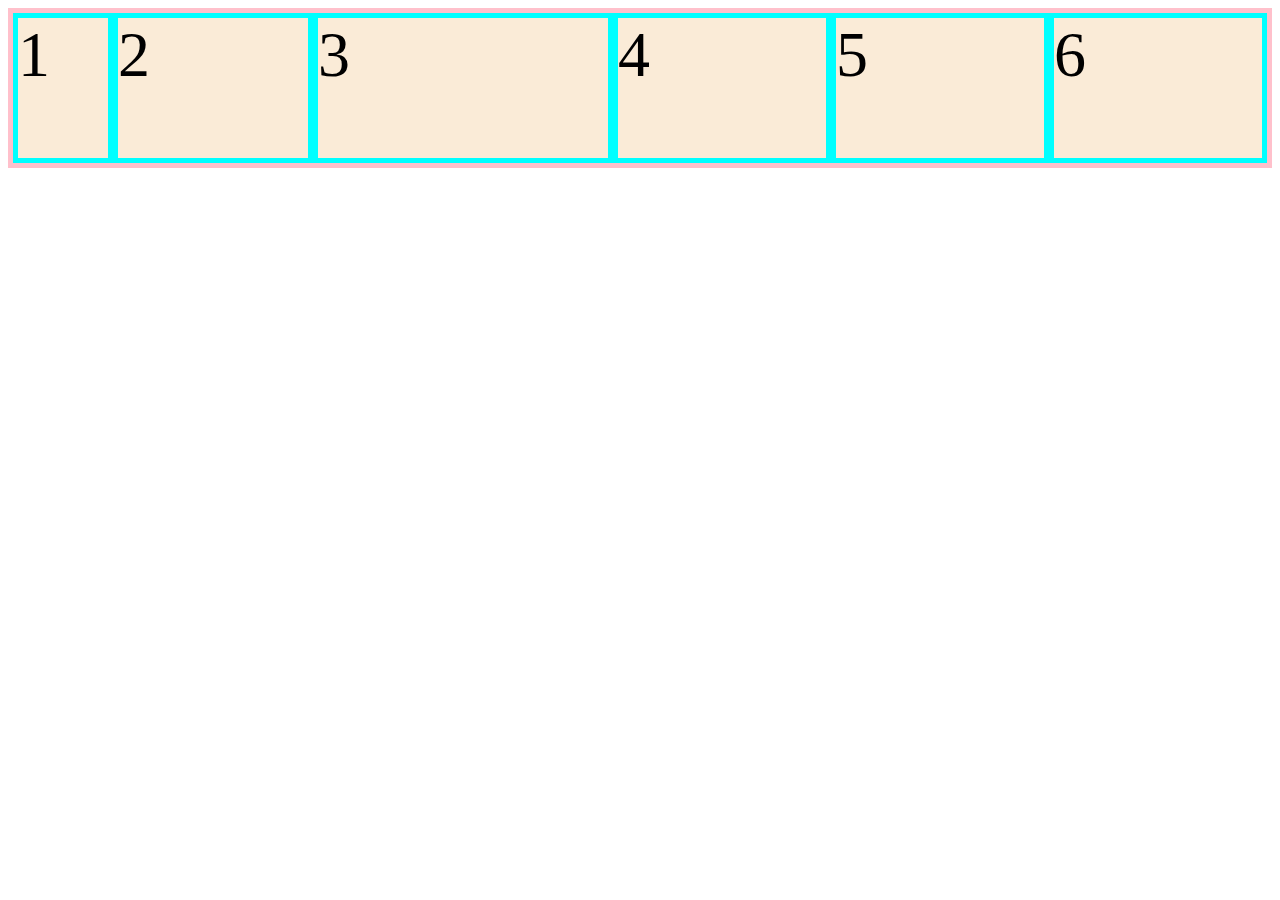
<file: cssgrid/index.html>
<!DOCTYPE html>
<html lang="en">
<head>
    <meta charset="UTF-8">
    <meta http-equiv="X-UA-Compatible" content="IE=edge">
    <meta name="viewport" content="width=device-width, initial-scale=1.0">
    <link rel="stylesheet" href="./css/style.css">
    <title>Grid</title>
</head>
<body>
    <div class="container">
        <div class="item">1</div>
        <div class="item">2</div>
        <div class="item">3</div>
        <div class="item">4</div>
        <div class="item">5</div>
        <div class="item">6</div>
    </div>
</body>
</html>
</file>
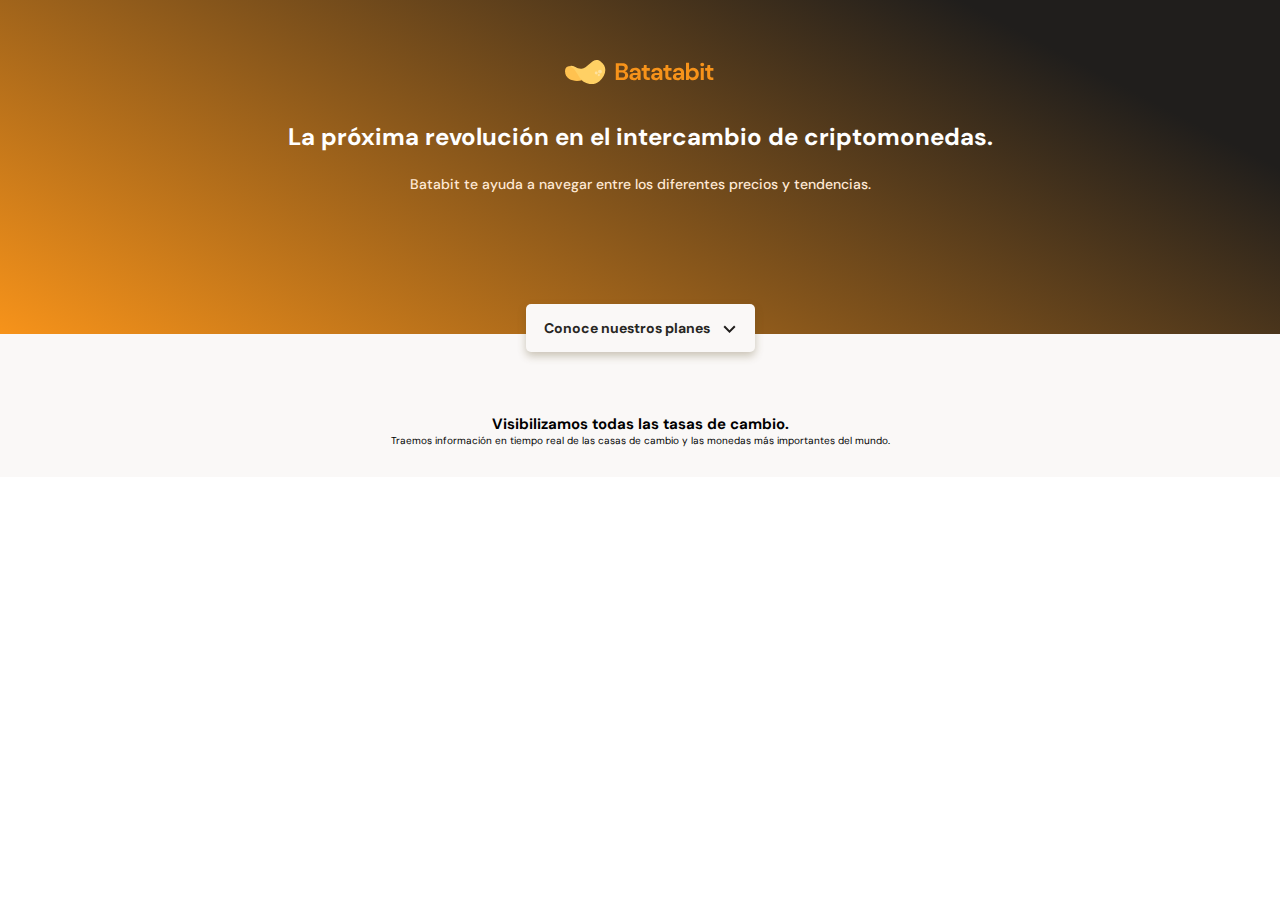
<file: mobilefirst/index.html>
<!DOCTYPE html>
<html lang="en">

<head>
    <meta charset="UTF-8">
    <meta http-equiv="X-UA-Compatible" content="IE=edge">
    <meta name="viewport" content="width=device-width, initial-scale=1.0">
    <link rel="preconnect" href="https://fonts.googleapis.com">
    <link rel="preconnect" href="https://fonts.gstatic.com" crossorigin>
    <link
        href="https://fonts.googleapis.com/css2?family=DM+Sans:wght@400;500;700&family=Inter:wght@300;500&display=swap"
        rel="stylesheet">

    <link rel="stylesheet" href="./css/style.css">
    <title>Document</title>
</head>

<body>
    <header>
        <img src="./assets/img/logo.svg" alt="">
        <div class="header-title-container">
            <h1>La próxima revolución en el intercambio de criptomonedas.</h1>
            <p>Batabit te ayuda a navegar entre los diferentes precios y tendencias.</p>
            <a href="" class="header-button"><label for="">Conoce nuestros planes</label> <span></span></a>
        </div>
    </header>
    <main>
        <section class="main-exchange-container">

            <div class="main-exchange-container-img">
            </div>
            <div class="main-exchange-container-title">
                <h2>Visibilizamos todas las tasas de cambio.</h2>
                <p>Traemos información en tiempo real de las casas de cambio y las monedas más importantes del mundo.
                </p>
            </div>
            <section class="main-exchange-container-table">
                <div></div>
            </section>
        </section>
        <section></section>
        <section></section>
        <section></section>

    </main>
    <footer> </footer>
</body>

</html>
</file>
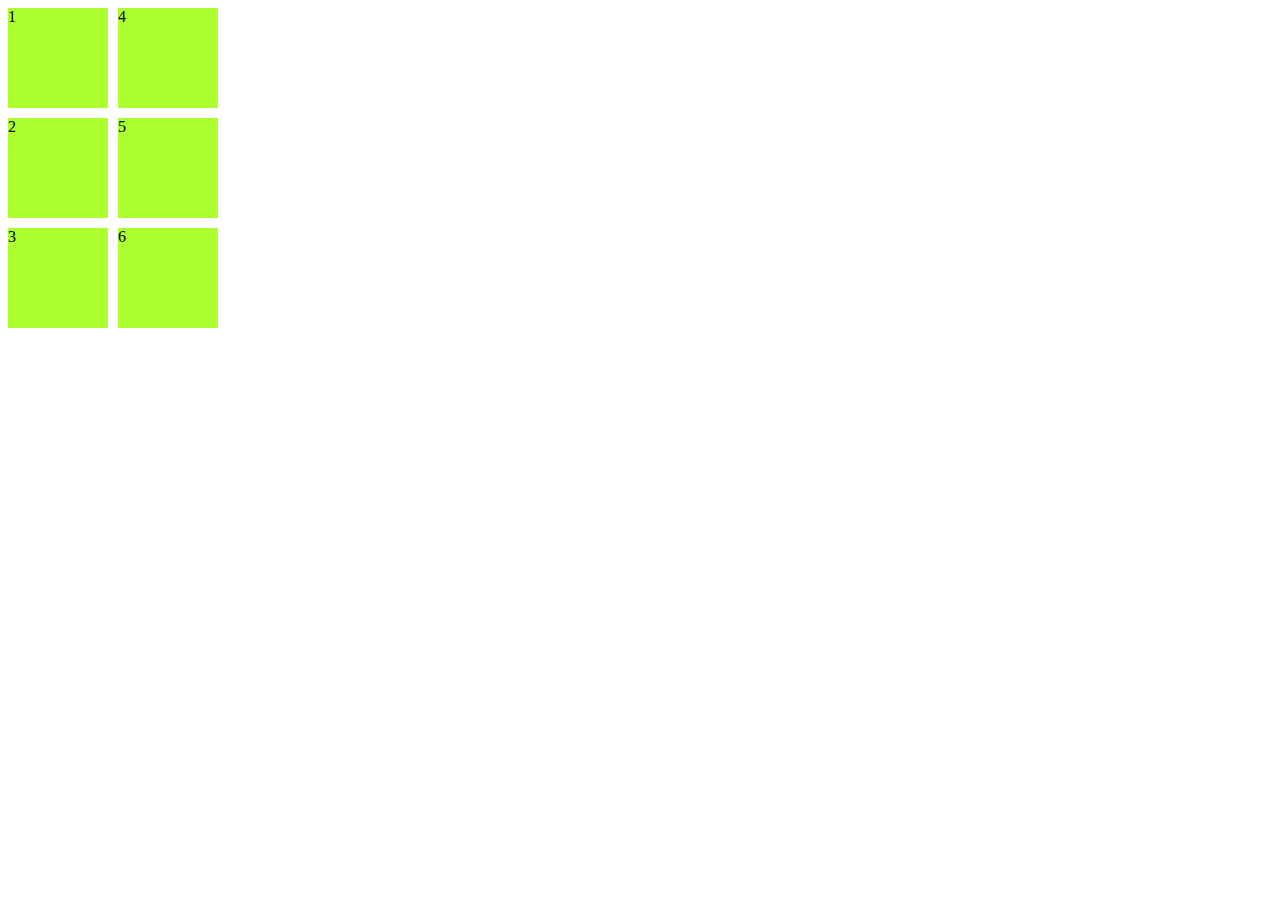
<file: cssgrid/reto1.html>
<!DOCTYPE html>
<html lang="en">

<head>
    <meta charset="UTF-8">
    <meta http-equiv="X-UA-Compatible" content="IE=edge">
    <meta name="viewport" content="width=device-width, initial-scale=1.0">
    <title>Document</title>
    <link rel="stylesheet" href="./css/styler1.css">
</head>

<body>
    <div class="container">
        <div class="item"> 1</div>
        <div class="item"> 2</div>
        <div class="item"> 3</div>
        <div class="item"> 4</div>
        <div class="item"> 5</div>
        <div class="item"> 6</div>
    </div>
</body>

</html>
</file>
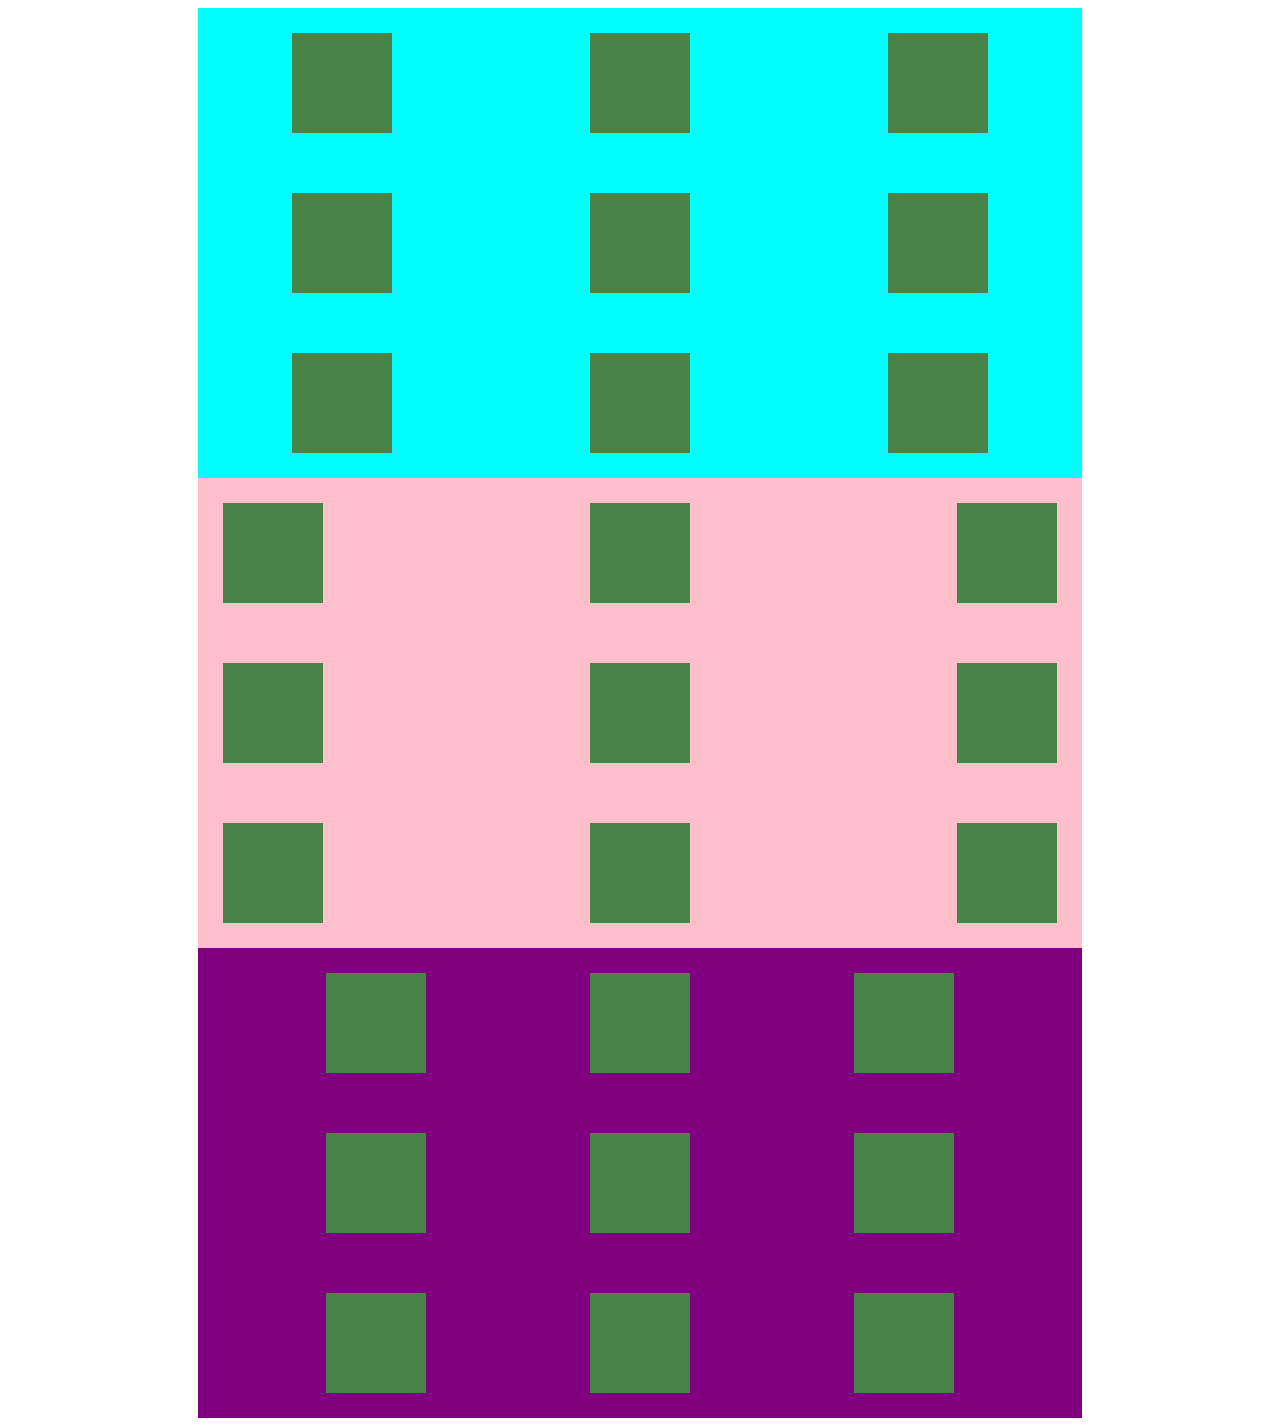
<file: cssgridprofesional/alineamiento.html>
<!DOCTYPE html>
<html lang="en">

<head>
    <meta charset="UTF-8">
    <meta http-equiv="X-UA-Compatible" content="IE=edge">
    <meta name="viewport" content="width=device-width, initial-scale=1.0">
    <title>Document</title>
    <link rel="stylesheet" href="./css/alineamiento.css">
</head>

<body>
    <div class="space-around">
        <div class="container1">
            <div class="test"></div>
        </div>
        <div class="container1">
        </div>
        <div class="container1">
        </div>
        <div class="container1">
        </div>
        <div class="container1">
        </div>
        <div class="container1">
        </div>
        <div class="container1">
        </div>
        <div class="container1">
        </div>
        <div class="container1">
        </div>
    </div>
    <div class="space-between">
        <div class="container1">
        </div>
        <div class="container1">
        </div>
        <div class="container1">
        </div>
        <div class="container1">
        </div>
        <div class="container1">
        </div>
        <div class="container1">
        </div>
        <div class="container1">
        </div>
        <div class="container1">
        </div>
        <div class="container1">
        </div>
    </div>
    <div class="space-evenly">
        <div class="container1">
            <div class="test"></div>
        </div>
        <div class="container1">
        </div>
        <div class="container1">
        </div>
        <div class="container1">
        </div>
        <div class="container1">
        </div>
        <div class="container1">
        </div>
        <div class="container1">
        </div>
        <div class="container1">
        </div>
        <div class="container1">
        </div>
    </div>
</body>

</html>
</file>
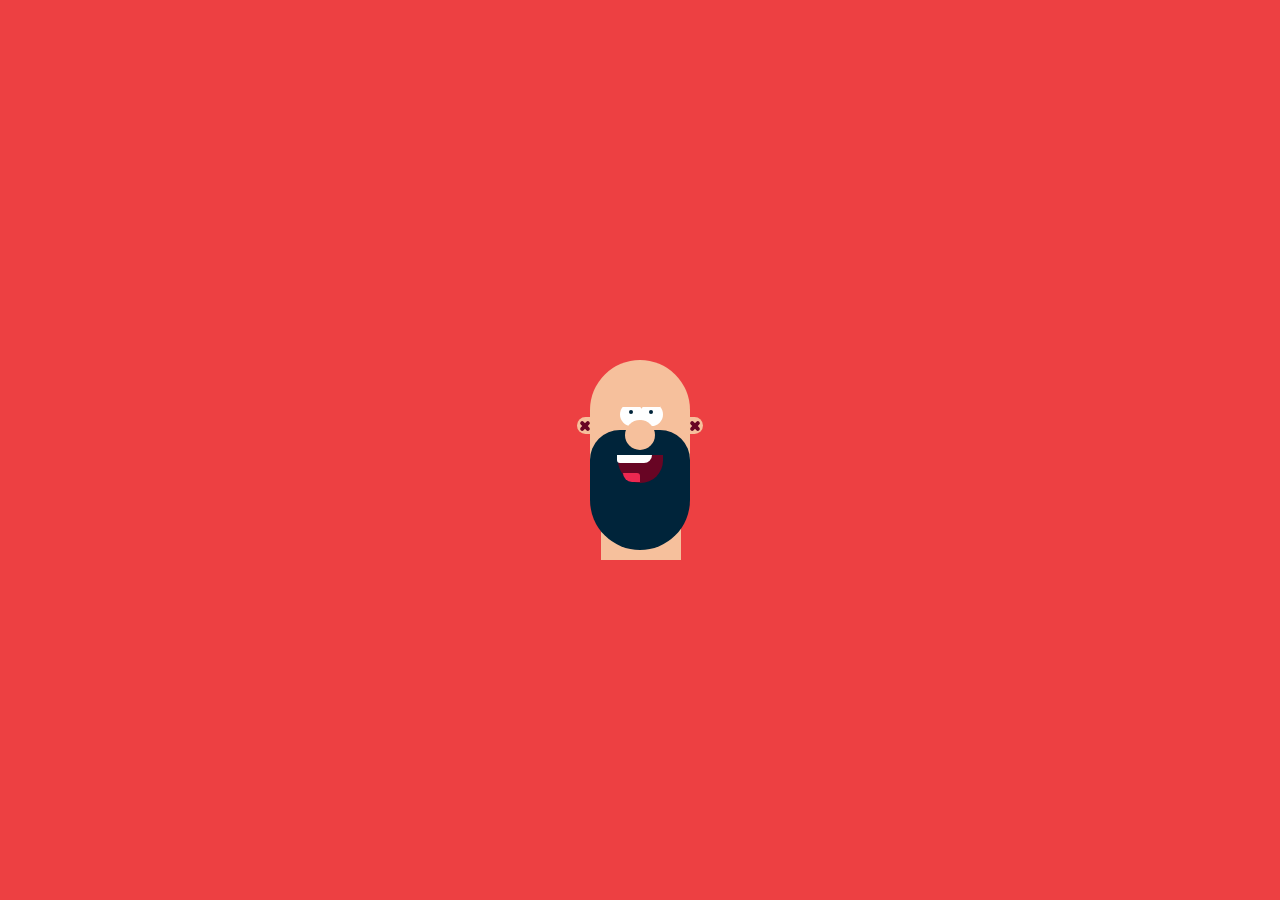
<file: cssgridprofesional/dibujo.html>
<!DOCTYPE html>
<html lang="en">

<head>
    <meta charset="UTF-8">
    <meta http-equiv="X-UA-Compatible" content="IE=edge">
    <meta name="viewport" content="width=device-width, initial-scale=1.0">
    <title>Document</title>
    <link rel="stylesheet" href="./css/styledibujo.css">
</head>

<body>

    <div class="container">
        <div class="head">
            <div class="ear-left"></div>
            <div class="ear-right"></div>
            <div class="line-left"></div>
            <div class="line-left--r"></div>
            <div class="line-right"></div>
            <div class="line-right--r"></div>
            <div class="eye-left"></div>
            <div class="point-left"></div>
            <div class="eye-right"></div>
            <div class="point-right"></div>
            <div class="eyebrow"></div>
            <div class="botton"></div>
            <div class="beard"></div>
            <div class="nose"></div>
            <div class="mounth"></div>
            <div class="tooth"></div>
            <div class="tongue"></div>
        </div>
    </div>

</body>

</html>
</file>
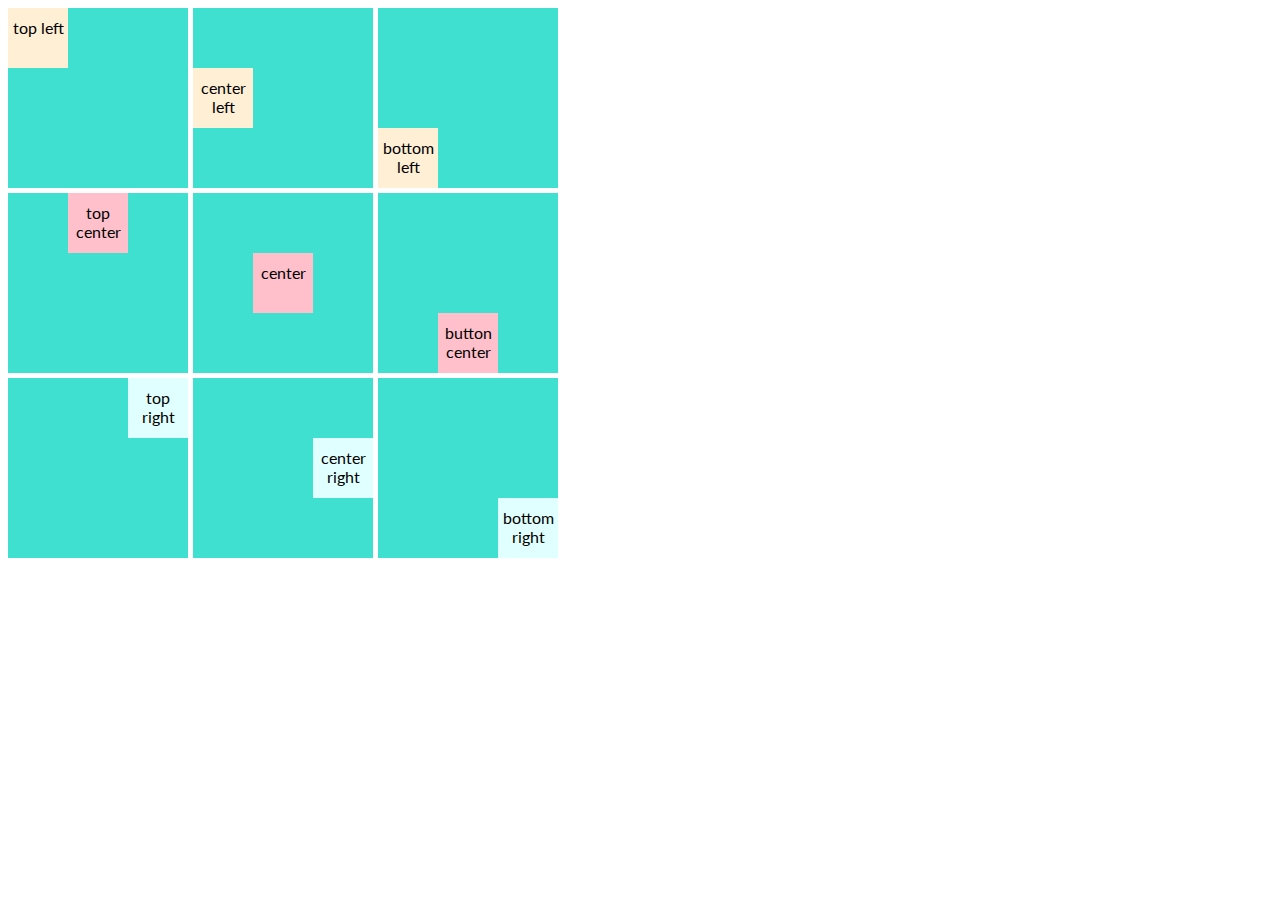
<file: cssgridprofesional/index12.html>
<!DOCTYPE html>
<html lang="en">

<head>
    <meta charset="UTF-8">
    <meta http-equiv="X-UA-Compatible" content="IE=edge">
    <meta name="viewport" content="width=device-width, initial-scale=1.0">
    <title>Document</title>
    <link rel="stylesheet" href="./css/style.css">
</head>

<body>
    <div class="wrapper">
        <div class="container1">
            <div class="element1">top left</div>
        </div>
        <div class="container2">
            <div class="element1">center left </div>
        </div>
        <div class="container3">
            <div class="element1">bottom left </div>
        </div>
        <div class="container4">
            <div class="element2">top center </div>
        </div>
        <div class="container5">
            <div class="element2">center </div>
        </div>
        <div class="container6">
            <div class="element2">button center </div>
        </div>
        <div class="container7">
            <div class="element3">top right </div>
        </div>
        <div class="container8">
            <div class="element3">center right </div>
        </div>
        <div class="container9">
            <div class="element3">bottom right </div>
        </div>
    </div>

</body>

</html>
</file>
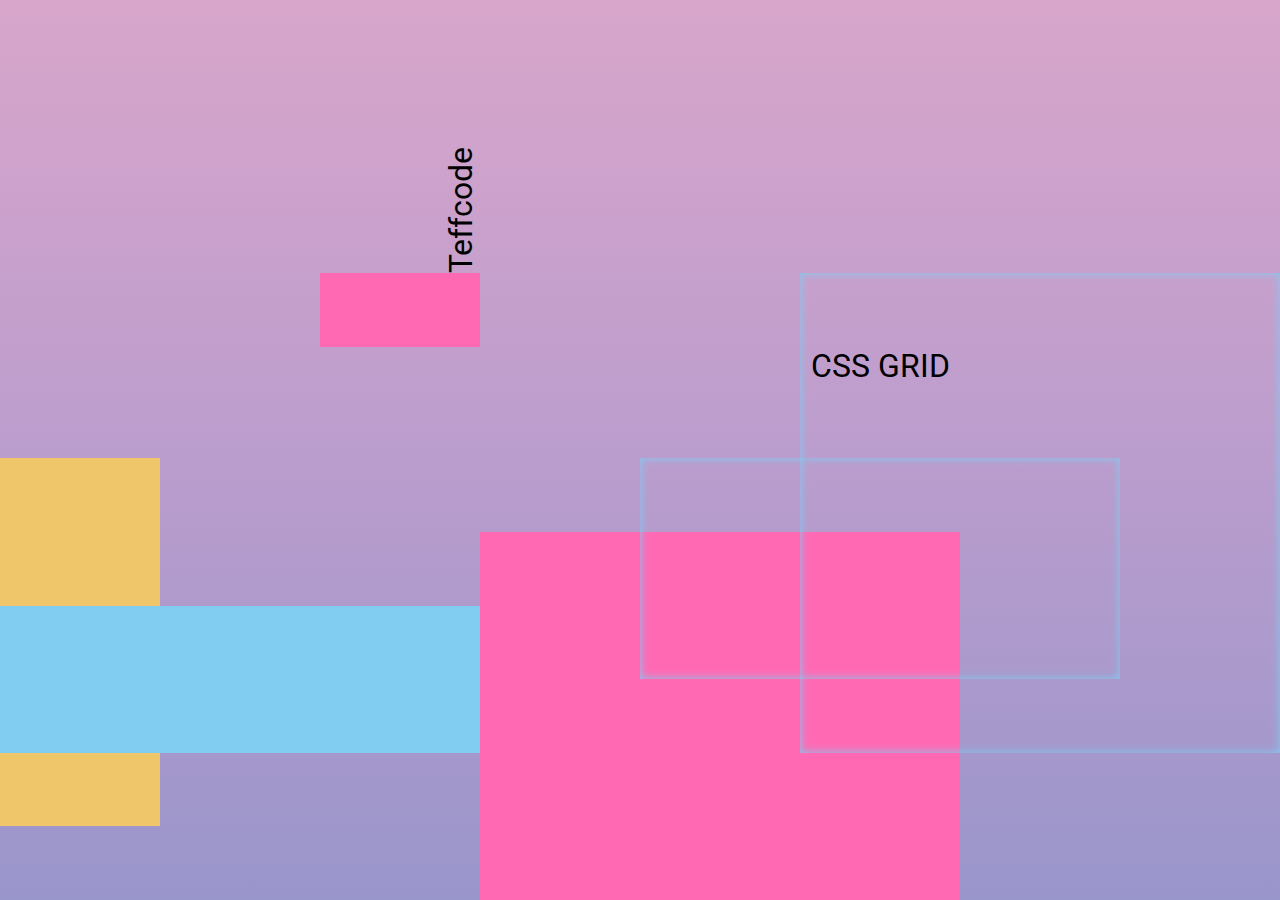
<file: cssgridprofesional/proyecto.html>
<!DOCTYPE html>
<html lang="en">

<head>
    <meta charset="UTF-8">
    <meta http-equiv="X-UA-Compatible" content="IE=edge">
    <meta name="viewport" content="width=device-width, initial-scale=1.0">
    <title>Document</title>
    <link rel="stylesheet" href="./css/proyecto.css">
</head>

<body>
    <div class="container">
        <div class="item-1"></div>
        <div class="item-2"></div>
        <div class="item-3"></div>
        <div class="item-4"></div>
        <div class="item-5"></div>
        <div class="item-6">
            <p>CSS GRID</p>
        </div>
        <div class="item-7">
        </div>
        <div class="item-8">
            <p>Teffcode</p>
        </div>
    </div>
</body>

</html>
</file>
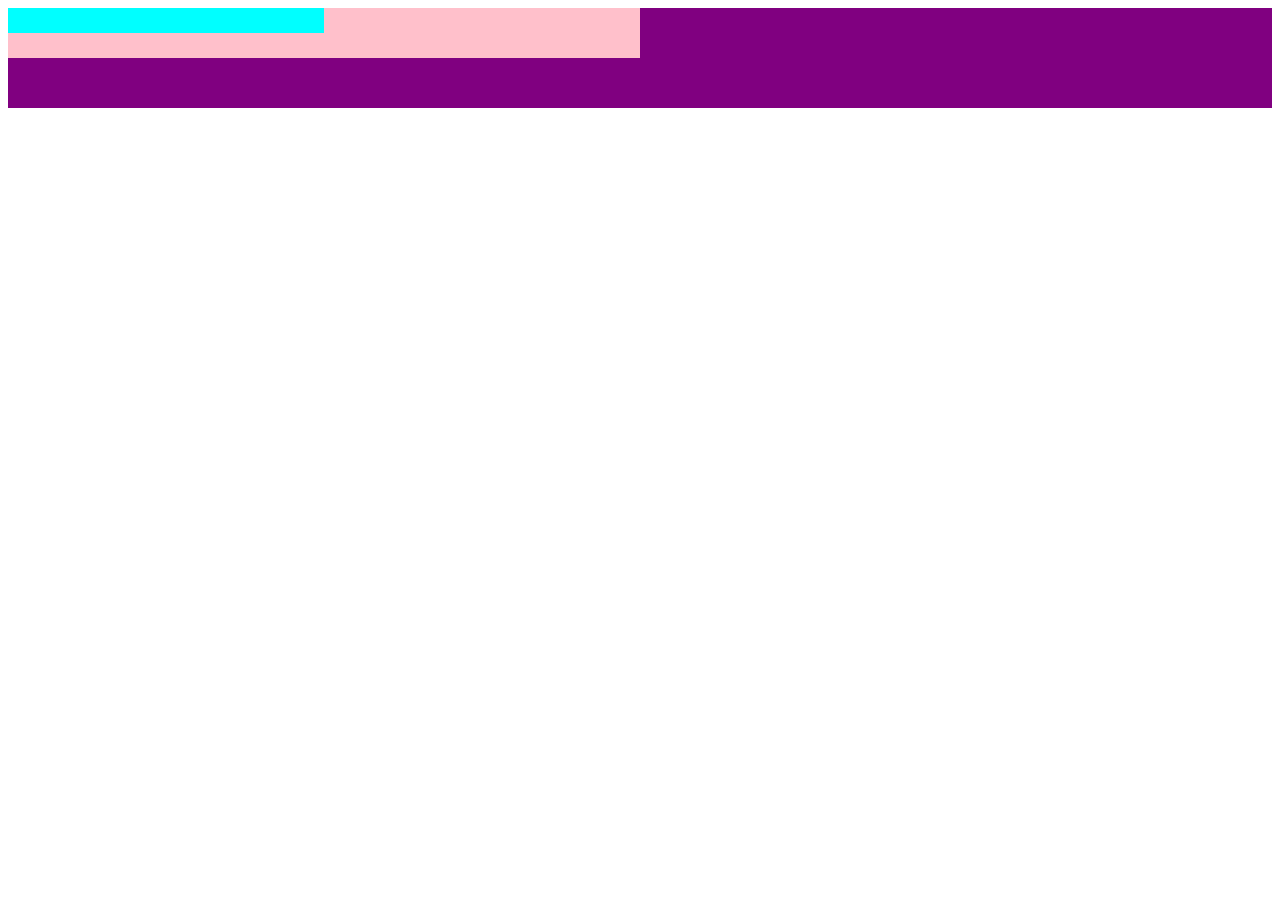
<file: cssgridprofesional/reto14.html>
<!DOCTYPE html>
<html lang="en">

<head>
    <meta charset="UTF-8">
    <meta http-equiv="X-UA-Compatible" content="IE=edge">
    <meta name="viewport" content="width=device-width, initial-scale=1.0">
    <title>Document</title>
    <link rel="stylesheet" href="./css/reto14.css">
</head>

<body>
    <div class="container1">
        <div class="container2">
            <div class="container3"></div>
        </div>

    </div>
</body>

</html>
</file>
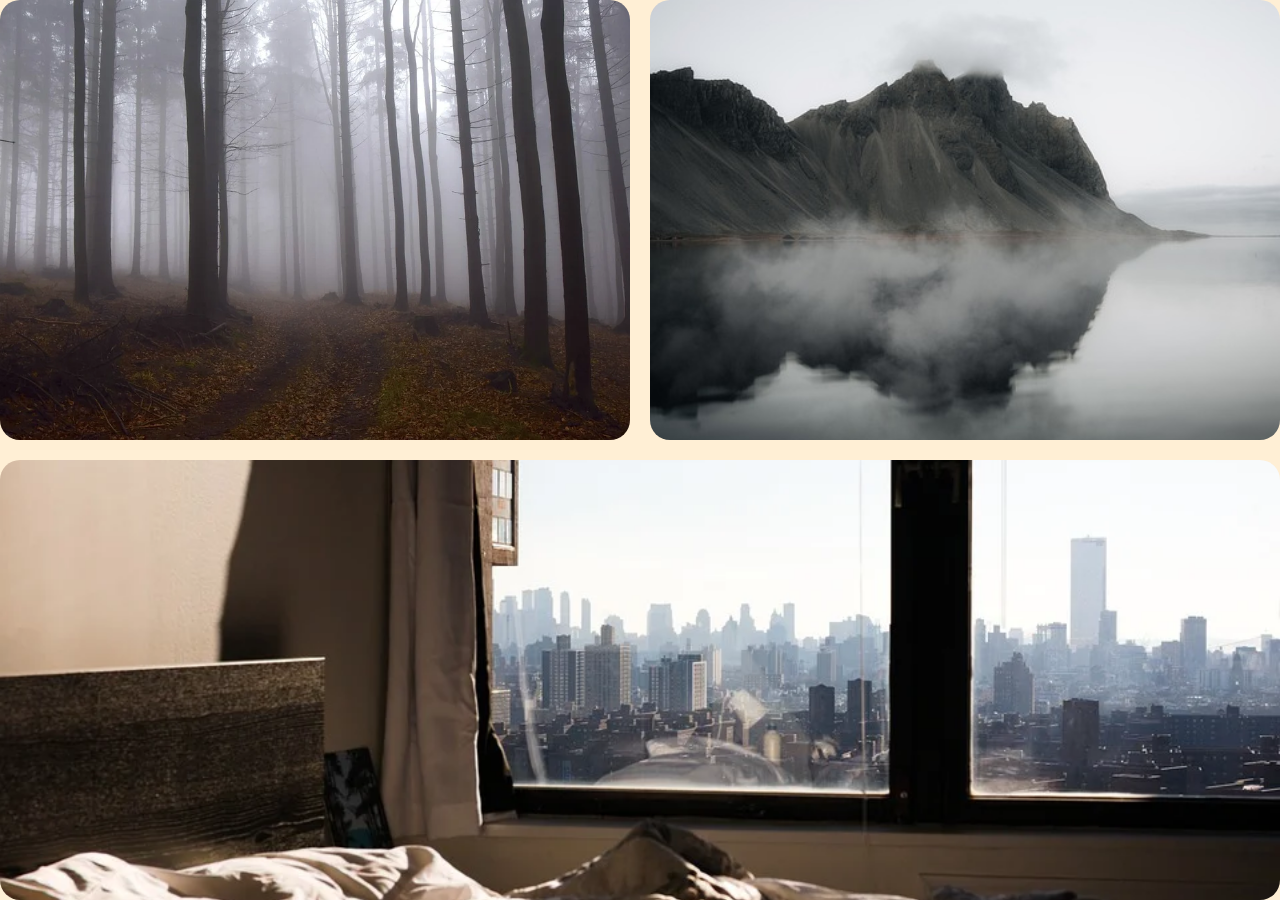
<file: cssgridprofesional/reto23.html>
<!DOCTYPE html>
<html lang="en">

<head>
    <meta charset="UTF-8">
    <meta http-equiv="X-UA-Compatible" content="IE=edge">
    <meta name="viewport" content="width=device-width, initial-scale=1.0">
    <title>Document</title>
    <link rel="stylesheet" href="./css/reto23.css">
</head>

<body>

    <div class="container">
        <div class="img1"></div>
        <div class="img2"></div>
        <div class="img3"></div>
    </div>
</body>

</html>
</file>
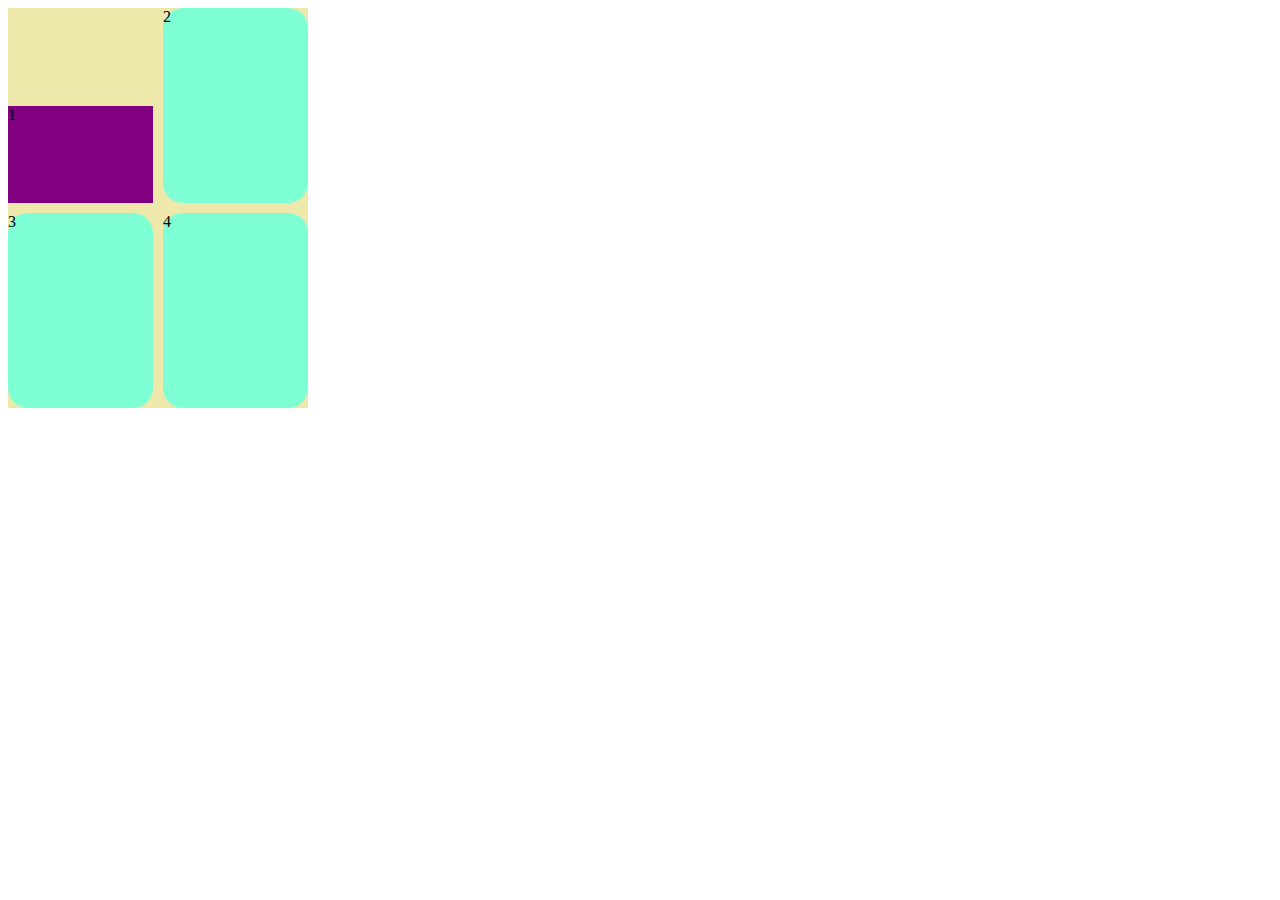
<file: cssgridprofesional/reto24.html>
<!DOCTYPE html>
<html lang="en">

<head>
    <meta charset="UTF-8">
    <meta http-equiv="X-UA-Compatible" content="IE=edge">
    <meta name="viewport" content="width=device-width, initial-scale=1.0">
    <title>Document</title>
    <link rel="stylesheet" href="./css/reto24.css">
</head>

<body>

    <div class="container">
        <div class="item">1</div>
        <div class="item">2</div>
        <div class="item">3</div>
        <div class="item">4</div>
    </div>

</body>

</html>
</file>
<file: cssgrid/css/style.css>
.container {
    border: 5px solid pink;
    background-color: antiquewhite;
    display: grid;
    grid-template-columns: 100px 200px 300px;
    grid-auto-rows: 150px;
    grid-auto-flow: column;
}

.item {
    border: 5px solid aqua;
    font-size: 4rem;
}
</file>
<file: mobilefirst/css/style.css>
/*
1. Posicionamiento
2. Modelo de caja
3. Tipografias
4. Visuales
5. otros
*/

:root {
    --bitcoin-orange: #F7931A;
    --soft-orange: #FFE9D5;
    --secondary-blue: #1A9AF7;
    --soft-blue: #e7f5ff;
    --warn-black: #201e1c;
    --black: #282623;
    --grey: #bababa;
    --of-white: #FAF8F7;
    --just-white: #fff;
}

* {
    box-sizing: border-box;
    margin: 0;
    padding: 0;
}

html {
    font-size: 62.5%;
    font-family: 'DM Sans', sans-serif;
}

header {
    position: relative;
    display: flex;
    flex-direction: column;
    justify-content: center;
    width: 100%;
    min-width: 320px;
    height: 334px;
    text-align: center;
    background: linear-gradient(207.8deg, #201E1C 16.69%, #F7931A 100%);
    ;
}

header img {
    width: 150px;
    height: 24px;
    margin-top: 60px;
    align-self: center;
}

.header-title-container {
    width: 90%;
    min-width: 288px;
    max-width: 900px;
    height: 218px;
    margin-top: 40px;
    /* text-align: center; */
    align-self: center;
}

.header-title-container h1 {
    color: var(--just-white);
    font-size: 2.4rem;
    font-weight: bold;
    line-height: 2.6rem;
    /* font-style: normal; */
}

.header-title-container p {
    margin-top: 25px;
    color: var(--soft-orange);
    font-size: 1.4rem;
    font-weight: 500;
    line-height: 1.8rem;

}

.header-title-container .header-button {
    position: absolute;
    top: calc(100% - 30px);
    display: block;
    left: 0;
    right: 0;
    margin: 0 auto;
    padding: 15px;
    width: 229px;
    height: 48px;
    background-color: var(--of-white);
    box-shadow: 0px 4px 8px rgba(89, 73, 30, 0.3);
    border: none;
    border-radius: 5px;
    font-size: 1.4rem;
    font-weight: bold;
    text-decoration: none;
    color: var(--black);
}

.header-button span {
    display: inline-block;
    width: 13px;
    height: 8px;
    margin-left: 10px;
    background-image: url('../assets/icons/down-arrow.svg');
}



main {
    width: 100%;
    min-width: 320px;
    height: auto;
    background-color: var(--of-white);
}

.main-exchange-container {
    width: 100%;
    height: auto;
    padding-top: 80px;
    padding-bottom: 30px;
    text-align: center;
}

.main-exchange-container-title {
    width: 90%;
    min-width: 288px;
    max-width: 900px;
    margin: 0 auto;
    /* background: red; */
}

/* .main-exchange-container-img{
    background: url('../assets/img/Bitcoin.svg');
} */
</file>
<file: cssgrid/css/styler1.css>
.container{
    display: grid;
    grid-template-rows: 100px 100px 100px;
    grid-auto-columns: 100px;
    grid-auto-flow: column;
    gap: 10px;
}


/* .container{
    display: grid;
    grid-template-columns: 100px 100px 100px;
    grid-auto-rows: 100px;
    grid-auto-flow: row;
    gap: 10px;
} */


.item{
    /* border: 15px solid white; */
    background-color: greenyellow

}
</file>
<file: cssgridprofesional/css/alineamiento.css>
.space-between,
.space-evenly,
.space-around {
    display: grid;
    justify-content: space-between;
    justify-items: center;
    align-items: center;
    grid-template: repeat(3, 150px) / repeat(3, 150px);
    gap: 10px 10px;
    width: 70%;
    margin: 0 auto;
}

.space-around {
    justify-content: space-around;
    background: aqua;
}


.space-between {
    justify-content: space-between;
    background: pink;
}

.space-evenly {
    justify-content: space-evenly;
    background: purple;
}

.container1 {
    background: rgb(72, 131, 72);
    width: 100px;
    height: 100px;

}
</file>
<file: cssgridprofesional/css/styledibujo.css>
:root {
    --skin: #f6c09c;
    --background: #ed4042;
    --red: #ed2850;
    --dark-red: #680524;
    --black: #00243a;
    --white: #fff;
}

body {
    margin: 0;
}

.container {
    background: var(--background);
    display: flex;
    justify-content: center;
    align-items: center;
    height: 100vh;
}

.head {
    background: var(--skin);
    width: 100px;
    height: 180px;
    border-radius: 55px;
    position: relative;
}

.eyebrow {
    position: absolute;
    top: 37px;
    left: 30px;
    width: 40px;
    height: 10px;
    background: var(--skin);
}

.eye-right,
.eye-left {
    position: absolute;
    width: 23px;
    height: 23px;
    background: var(--white);
    border-radius: 15px;
    top: 43px;
}

.eye-left {
    left: 30px;
}

.eye-right {
    left: 50px;
}


.point-left,
.point-right {
    position: absolute;
    top: 50px;
    width: 4px;
    height: 4px;
    border-radius: 100px;
    background: var(--black);
}


.point-left {
    left: 39px;
}

.point-right {
    left: 59px;

}

.nose {
    position: absolute;
    width: 30px;
    height: 30px;
    background: var(--skin);
    /* border: 1px solid var(--black); */
    border-radius: 20px;
    top: 60px;
    left: 35px;
}

.beard {
    position: absolute;
    background: var(--black);
    width: 100px;
    height: 120px;
    top: 70px;
    border-radius: 30px 30px 50px 50px / 30px 30px 50px 50px;
}


.mounth {
    position: absolute;
    top: 95px;
    left: 28px;
    border-radius: 0px 0px 50px 50px;
    width: 45px;
    height: 28px;
    background: var(--dark-red);
}

.tooth {
    position: absolute;
    top: 95px;
    left: 27px;
    width: 35px;
    height: 8px;
    background: var(--white);
    border-radius: 0 0 40px 15px;
}

.tongue {
    position: absolute;
    top: 113px;
    left: 33px;
    width: 17px;
    height: 9px;
    border-radius: 0 10px 0 30px;
    background: var(--red);
}

.ear-left,
.ear-right {
    position: absolute;
    width: 23px;
    height: 17px;
    background: var(--skin);
    /* background: red; */
}

.ear-left {
    top: 57px;
    right: 90px;
    border-radius: 40px;
    background: var(--skin);
}

.ear-right {
    top: 57px;
    left: 90px;
    border-radius: 40px;
    background: var(--skin);
}

.line-left,
.line-right,
.line-right--r,
.line-left--r {
    position: absolute;
    top: 64px;
    width: 12px;
    height: 4px;
    border-radius: 10px;
    background: #680524;
}

.line-left,
.line-right {
    transform: rotate(45deg);
}

.line-left--r,
.line-right--r {
    transform: rotate(135deg);

}

.line-left,
.line-left--r {
    right: 99px;
}


.line-right,
.line-right--r {
    left: 99px;
}


.botton {
    position: absolute;
    top: 150px;
    left: 11px;
    width: 80px;
    height: 50px;
    background: var(--skin);
}
</file>
<file: cssgridprofesional/css/style.css>
@import url('https://fonts.googleapis.com/css2?family=Lato&display=swap');

.wrapper {
    display: grid;
    grid-template-columns: repeat(3, 1fr);
    gap: 5px;
    width: 550px;
    font-family: 'Lato', sans-serif;
}

.wrapper>div {
    background: turquoise;
    width: 180px;
    height: 180px;
}

.element1,
.element2,
.element3 {
    width: 60px;
    height: 60px;
    text-align: center;
    padding-top: 10px;
    box-sizing: border-box;
}

.element1 {
    background: papayawhip;
}

.element2 {
    background: pink;
}

.element3 {
    background: lightcyan;
}

.container1 {
    display: flex;
    justify-content: flex-start;
    align-items: flex-start;
}

.container2 {
    display: flex;
    justify-content: flex-start;
    align-items: center;
}

.container3 {
    display: flex;
    justify-content: flex-start;
    align-items: flex-end;
}

.container4 {

    display: flex;
    justify-content: center;
    align-items: flex-start;
}

.container5 {
    display: flex;
    justify-content: center;
    align-items: center;
}

.container6 {
    display: flex;
    justify-content: center;
    align-items: flex-end;
}

.container7 {
    display: flex;
    justify-content: flex-end;
    align-items: flex-start;
}

.container8 {
    display: flex;
    justify-content: flex-end;
    align-items: center;
}

.container9 {
    display: flex;
    justify-content: flex-end;
    align-items: flex-end;
}
</file>
<file: cssgridprofesional/css/proyecto.css>
@import url('https://fonts.googleapis.com/css2?family=Roboto:wght@700&display=swap');

:root {
  --blue: #81ccf1;
  --yellow: #efc66a;
  --pink: #d8a6cb;
  --dark-pink: #c59ece;
  --purple: #9996cb;
}

html {
  font-size: 2rem;
  font-family: 'Roboto', sans-serif;
  margin: 0;
  padding: 0;
  box-sizing: border-box;
}

body {
  background-image: linear-gradient(to top, #9996cb, #ab99cc, #bb9dcd, #caa1cc, #d8a6cb);
  background-repeat: no-repeat;
  background-size: cover;

  margin: 0;
  height: 100vh;
}

.container {
  display: grid;
  min-width: 320px;
  /* grid-template-columns: repeat(10, 1fr) ; */
  grid-template-columns: repeat(auto-fit, minmax(100px, 1fr));
  /* width: 100vh; */
  height: 100vh;
}


.item-1 {
  background: var(--yellow);
  grid-column: 1 /2;
  grid-row: 5 / 10;
}

.item-2 {
  background: var(--blue);
  grid-column: 1 / 4;
  grid-row: 7 / 9;
}

.item-3 {
  background: hotpink;
  grid-column: 5/8;
  grid-row: 6 / 11;
  /* grid-area: 6 / 5 / 10 / 8; */
}

.item-4 {
  grid-area: 5 / 6 / 8 / 9;
  box-shadow: inset 0 0 10px 0 var(--blue);
}

.item-5 {
  grid-area: 3 / 7 / 9 / 10;
  box-shadow: inset 0 0 10px 0 var(--blue);

}

.item-6 {
  /* font-size: 40px; */
  grid-column: 6/9;
  grid-row: 3/5;
  display: grid;
  justify-items: center;
  align-items: center;
}

.item-6 p {
  margin: 0;
}


.item-7 {
  background: hotpink;
  grid-column: 3/ 4;
  grid-row: 3/4;
}


.item-8 {
  /* font-size: 1.5rem; */
  display: grid;
  grid-column-start: 3;
  grid-row: 2/4;
  writing-mode: vertical-lr;
  transform: rotate(180deg);
  justify-items: center;
  align-items: start;
}

.item-8 p {
  margin: 0;
}
</file>
<file: cssgridprofesional/css/reto14.css>
.container1 {
    display: grid;
    grid-template: repeat(2, 1fr)/repeat(2, 1fr);
    background: purple;
    width: 100%;
    height: 100px;
}

.container2 {
    display: grid;
    grid-template: repeat(2, 1fr)/repeat(2, 1fr);
    width: 100%;
    background: pink;
}

.container3 {
    background-color: aqua;
}
</file>
<file: cssgridprofesional/css/reto23.css>
body {
    margin: 0;
    padding: 0;
    box-sizing: border-box;
    height: 100vh;
}

.container {
    display: grid;
    grid-template-columns: repeat(2, 1fr);
    grid-template-areas:
        "card-1 card-2"
        "card-3 card-3"
    ;
    width: 100%;
    height: 100vh;
    gap: 20px;
    background: papayawhip;
}


.img1 {
    grid-area: card-1;
    background-image: url('../img/bosque.png');

}


.img3 {
    grid-area: card-2;
    background-image: url('../img/paisaje.jpg');
}

.img2 {
    grid-area: card-3;
    background-image: url('../img/cama.png');
}

.img1,
.img2,
.img3 {
    border-radius: 20px;
    background-position: center;
    background-repeat: no-repeat;
    background-size: cover;
    
}
</file>
<file: cssgridprofesional/css/reto24.css>
html{
    padding: 0;
    margin: 0;
}


.container{
    display: grid;
    grid-template-columns: repeat(2, 1fr);
    width: 300px;
    height: 400px;
    background: palegoldenrod;
    gap: 10px;
}

.item:nth-child(1){
    background: purple;
    /* width: 70%; */
    height: 50%;
    place-self: end stretch;
}

.item:not(:nth-child(1)){
    border-radius: 20px;
    background: aquamarine;
}
</file>
